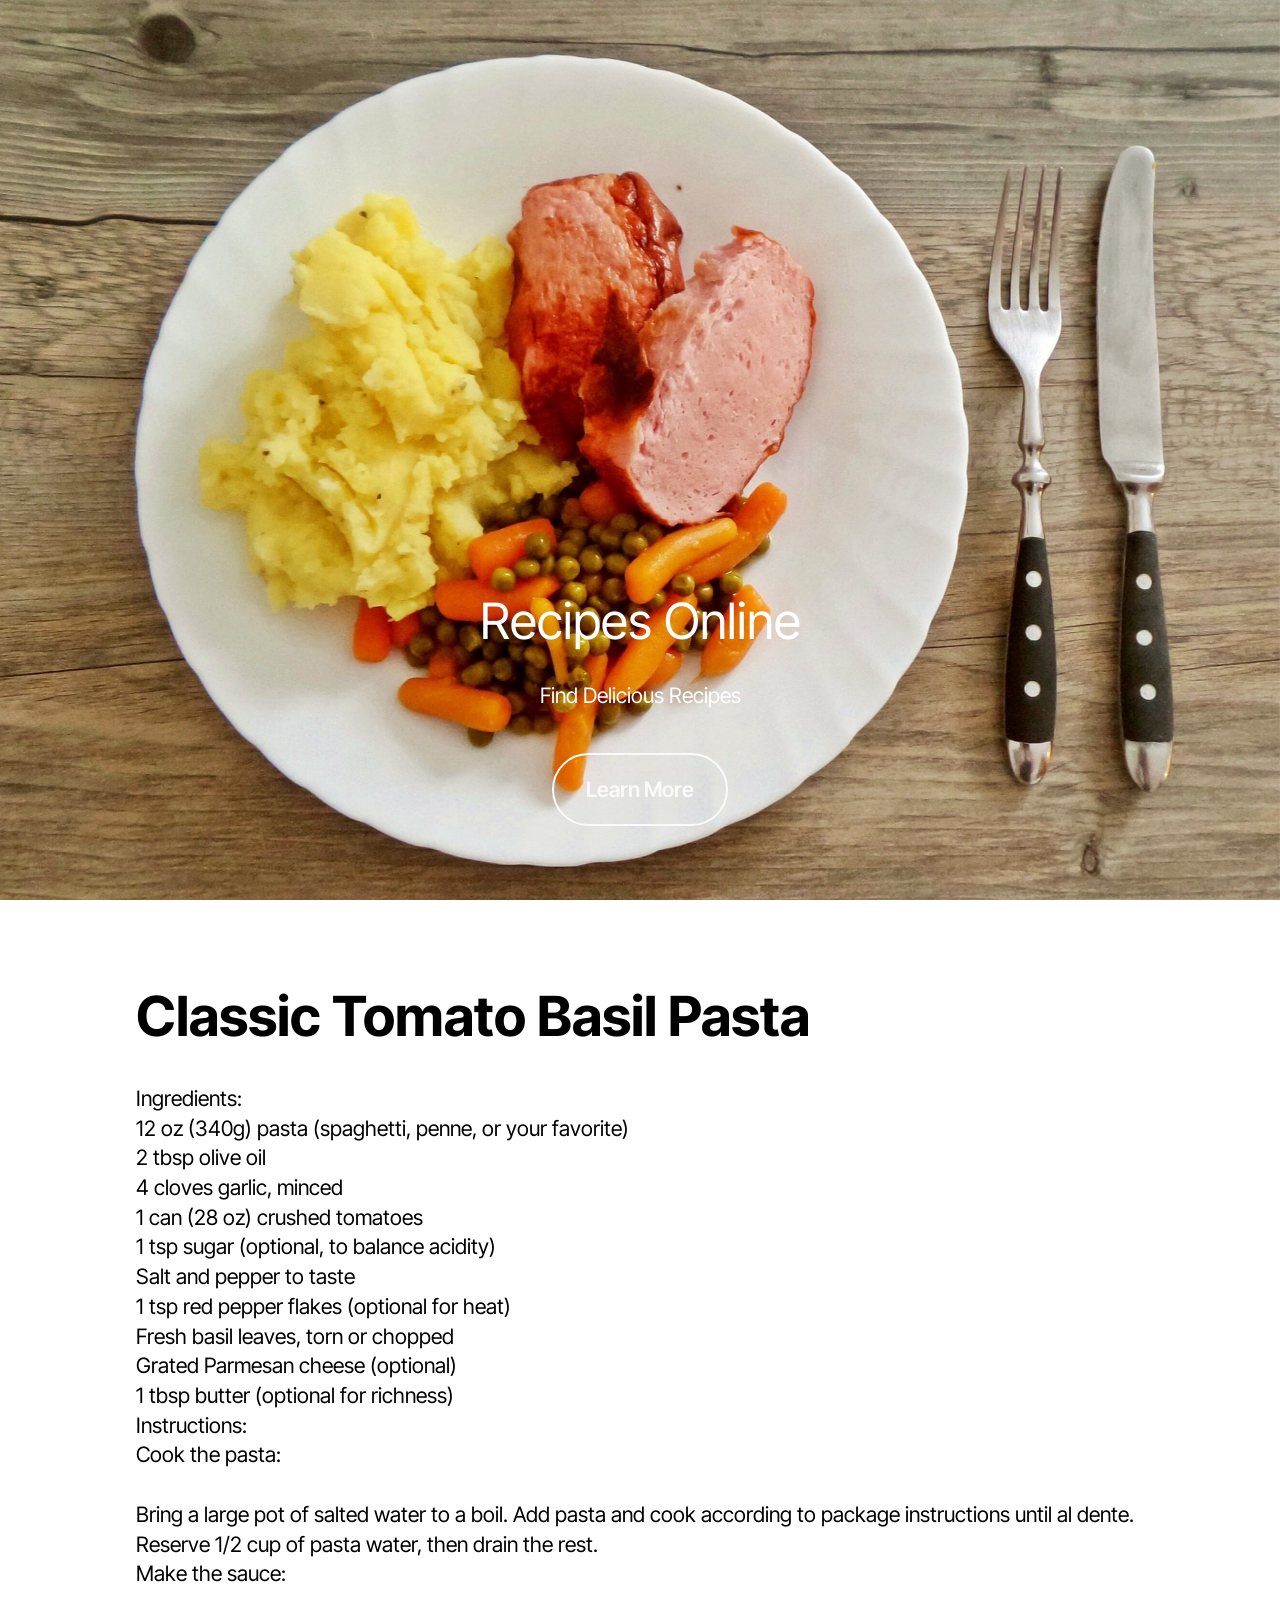
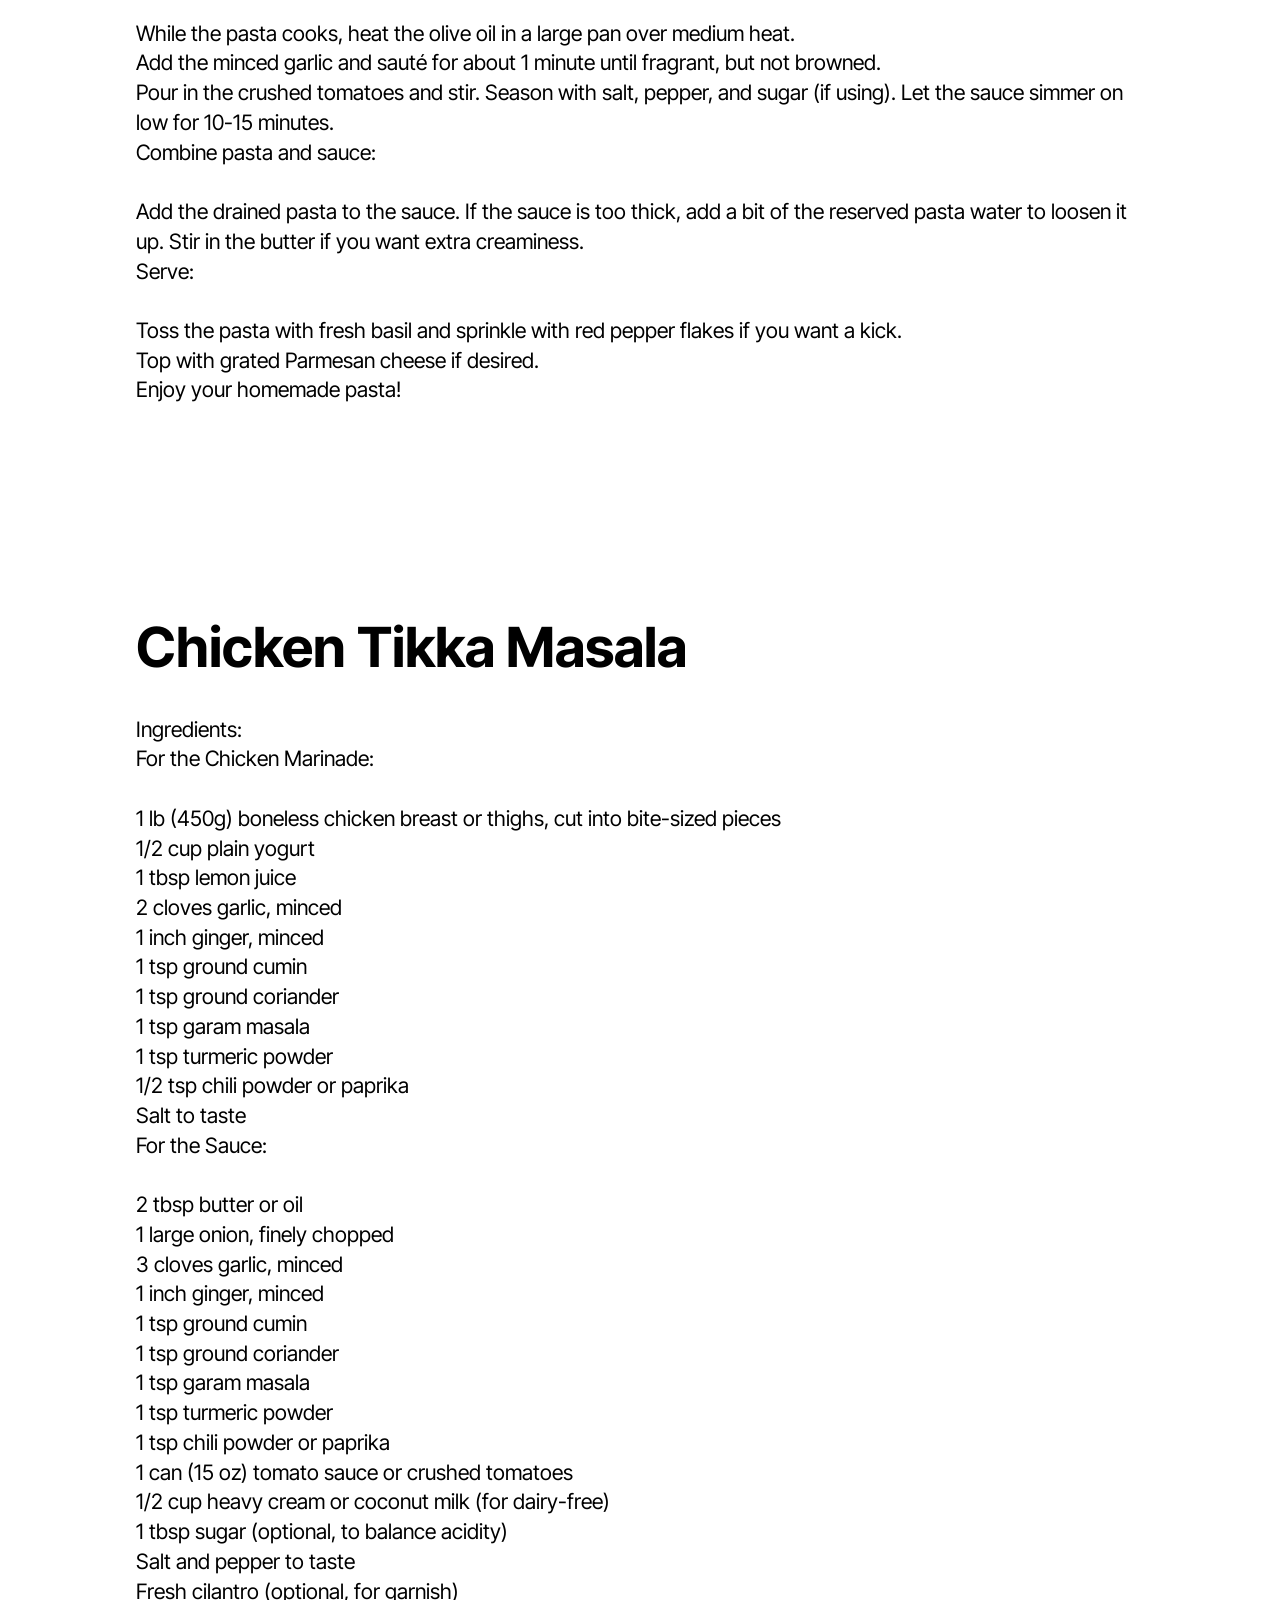
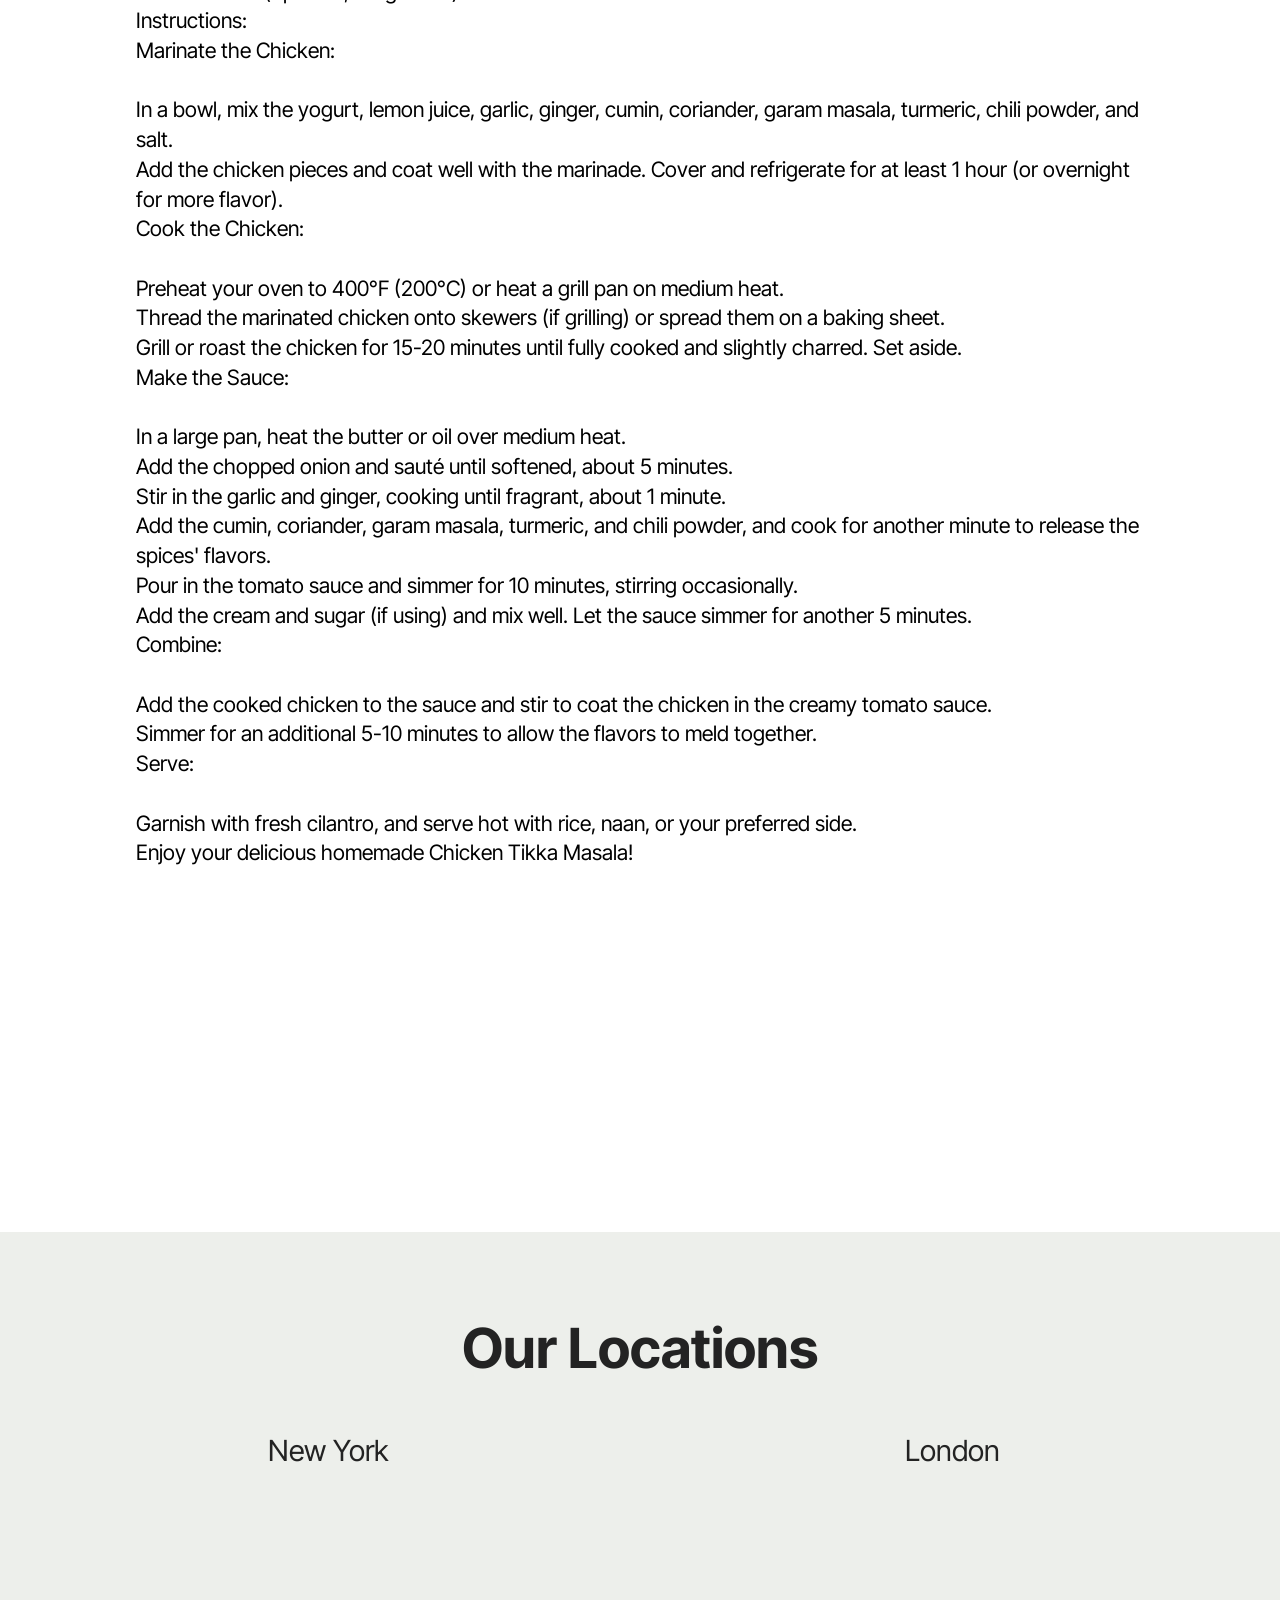
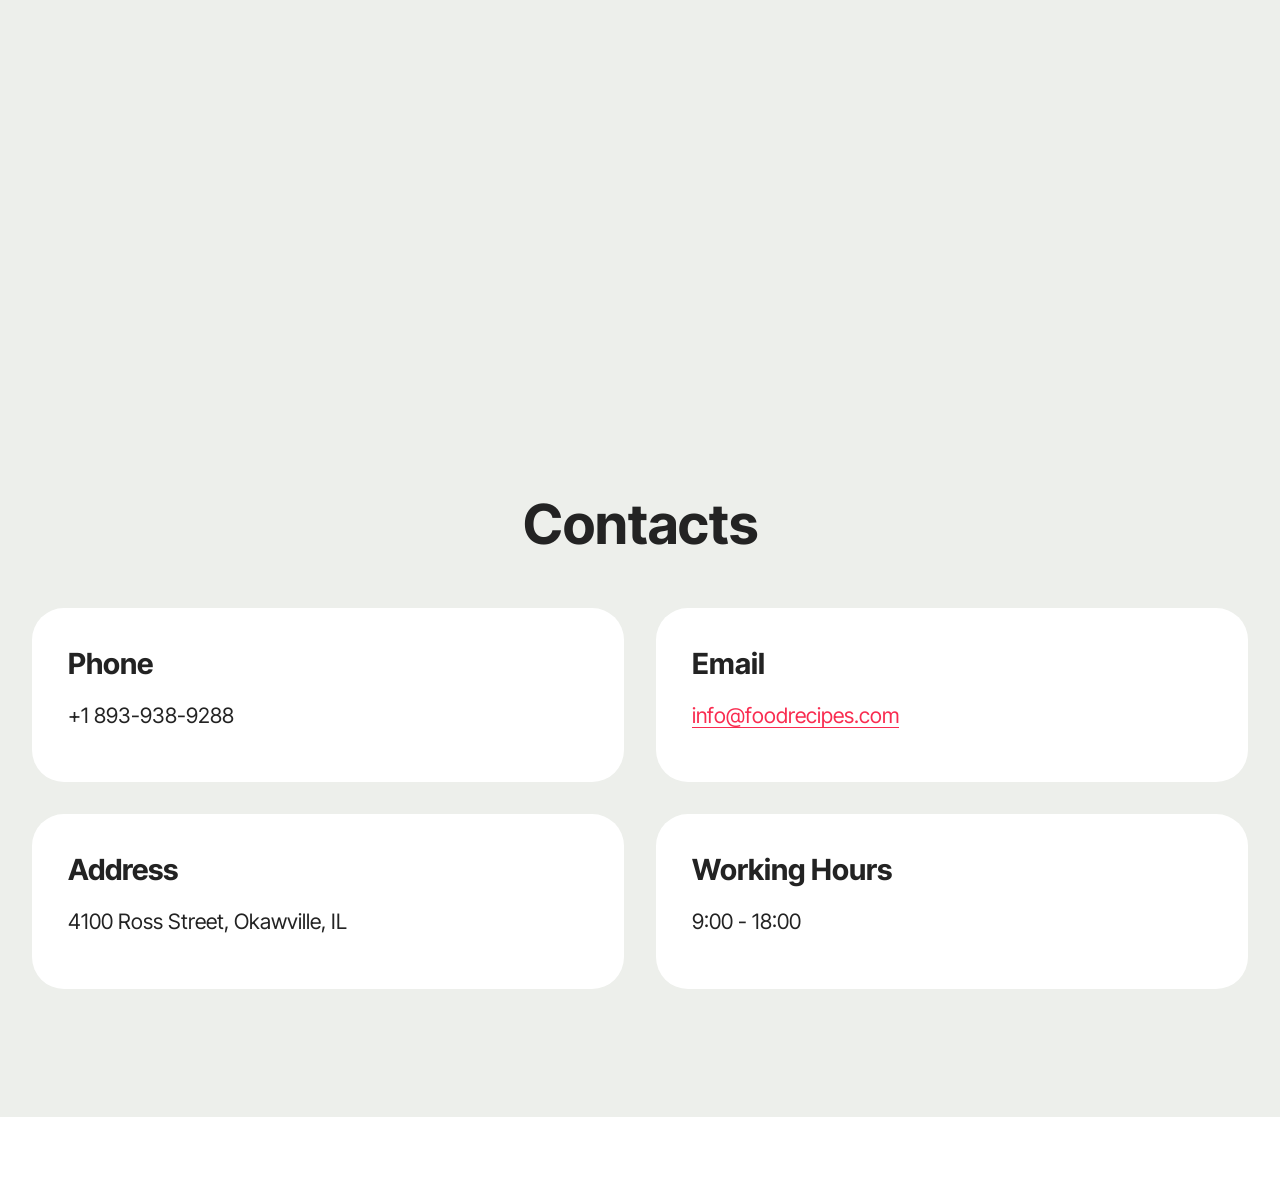
<file: index.html>
<!DOCTYPE html>
<html  >
<head>

  <!-- Site made with Mobirise Website Builder v5.9.18, https://mobirise.com -->
  <meta charset="UTF-8">
  <meta http-equiv="X-UA-Compatible" content="IE=edge">
  <meta name="generator" content="Mobirise v5.9.18, mobirise.com">
  <meta name="viewport" content="width=device-width, initial-scale=1, minimum-scale=1">
  <link rel="shortcut icon" href="assets/images/logo5.png" type="image/x-icon">
  <meta name="description" content="">
  
  
  <title>Home</title>
  <link rel="stylesheet" href="assets/bootstrap/css/bootstrap.min.css">
  <link rel="stylesheet" href="assets/bootstrap/css/bootstrap-grid.min.css">
  <link rel="stylesheet" href="assets/bootstrap/css/bootstrap-reboot.min.css">
  <link rel="stylesheet" href="assets/parallax/jarallax.css">
  <link rel="stylesheet" href="assets/animatecss/animate.css">
  <link rel="stylesheet" href="assets/theme/css/style.css">
  <link rel="preload" href="https://fonts.googleapis.com/css?family=Inter+Tight:100,200,300,400,500,600,700,800,900,100i,200i,300i,400i,500i,600i,700i,800i,900i&display=swap" as="style" onload="this.onload=null;this.rel='stylesheet'">
  <noscript><link rel="stylesheet" href="https://fonts.googleapis.com/css?family=Inter+Tight:100,200,300,400,500,600,700,800,900,100i,200i,300i,400i,500i,600i,700i,800i,900i&display=swap"></noscript>
  <link rel="preload" as="style" href="assets/mobirise/css/mbr-additional.css?v=jPOQEK"><link rel="stylesheet" href="assets/mobirise/css/mbr-additional.css?v=jPOQEK" type="text/css">

  
  
  
</head>
<body>
  
  <section data-bs-version="5.1" class="header16 cid-urS6wjwoJh mbr-fullscreen mbr-parallax-background" id="header17-28">
  
  
  <div class="container-fluid">
    <div class="row">
      <div class="content-wrap col-12 col-md-12">
        <h1 class="mbr-section-title mbr-fonts-style mbr-white mb-4 display-1">Recipes Online</h1>
        
        <p class="mbr-fonts-style mbr-text mbr-white mb-4 display-7">Find Delicious Recipes</p>
        <div class="mbr-section-btn"><a class="btn btn-white-outline display-7" href="index.html#article12-2a">Learn More</a></div>
      </div>
    </div>
  </div>
</section>

<section data-bs-version="5.1" class="article12 cid-urS6DrL0O1" id="article12-29">    
    
    <div class="container">
        <div class="row justify-content-center">
            <div class="col-md-12 col-lg-10">
                <h3 class="mbr-section-title mbr-fonts-style mb-4 mt-0 display-2"><strong>Classic Tomato Basil Pasta</strong></h3>
                
                <p class="mbr-text mbr-fonts-style display-7">Ingredients:<br>12 oz (340g) pasta (spaghetti, penne, or your favorite)<br>2 tbsp olive oil<br>4 cloves garlic, minced<br>1 can (28 oz) crushed tomatoes<br>1 tsp sugar (optional, to balance acidity)<br>Salt and pepper to taste<br>1 tsp red pepper flakes (optional for heat)<br>Fresh basil leaves, torn or chopped<br>Grated Parmesan cheese (optional)<br>1 tbsp butter (optional for richness)<br>Instructions:<br>Cook the pasta:<br><br>Bring a large pot of salted water to a boil. Add pasta and cook according to package instructions until al dente. Reserve 1/2 cup of pasta water, then drain the rest.<br>Make the sauce:<br><br>While the pasta cooks, heat the olive oil in a large pan over medium heat.<br>Add the minced garlic and sauté for about 1 minute until fragrant, but not browned.<br>Pour in the crushed tomatoes and stir. Season with salt, pepper, and sugar (if using). Let the sauce simmer on low for 10-15 minutes.<br>Combine pasta and sauce:<br><br>Add the drained pasta to the sauce. If the sauce is too thick, add a bit of the reserved pasta water to loosen it up. Stir in the butter if you want extra creaminess.<br>Serve:<br><br>Toss the pasta with fresh basil and sprinkle with red pepper flakes if you want a kick.<br>Top with grated Parmesan cheese if desired.<br>Enjoy your homemade pasta!<br><br></p>
            </div>
        </div>
    </div>
</section>

<section data-bs-version="5.1" class="article12 cid-urS6EtMZbF" id="article12-2a">    
    
    <div class="container">
        <div class="row justify-content-center">
            <div class="col-md-12 col-lg-10">
                <h3 class="mbr-section-title mbr-fonts-style mb-4 mt-0 display-2"><strong>Chicken Tikka Masala</strong></h3>
                
                <p class="mbr-text mbr-fonts-style display-7">Ingredients:<br>For the Chicken Marinade:<br><br>1 lb (450g) boneless chicken breast or thighs, cut into bite-sized pieces<br>1/2 cup plain yogurt<br>1 tbsp lemon juice<br>2 cloves garlic, minced<br>1 inch ginger, minced<br>1 tsp ground cumin<br>1 tsp ground coriander<br>1 tsp garam masala<br>1 tsp turmeric powder<br>1/2 tsp chili powder or paprika<br>Salt to taste<br>For the Sauce:<br><br>2 tbsp butter or oil<br>1 large onion, finely chopped<br>3 cloves garlic, minced<br>1 inch ginger, minced<br>1 tsp ground cumin<br>1 tsp ground coriander<br>1 tsp garam masala<br>1 tsp turmeric powder<br>1 tsp chili powder or paprika<br>1 can (15 oz) tomato sauce or crushed tomatoes<br>1/2 cup heavy cream or coconut milk (for dairy-free)<br>1 tbsp sugar (optional, to balance acidity)<br>Salt and pepper to taste<br>Fresh cilantro (optional, for garnish)<br>Instructions:<br>Marinate the Chicken:<br><br>In a bowl, mix the yogurt, lemon juice, garlic, ginger, cumin, coriander, garam masala, turmeric, chili powder, and salt.<br>Add the chicken pieces and coat well with the marinade. Cover and refrigerate for at least 1 hour (or overnight for more flavor).<br>Cook the Chicken:<br><br>Preheat your oven to 400°F (200°C) or heat a grill pan on medium heat.<br>Thread the marinated chicken onto skewers (if grilling) or spread them on a baking sheet.<br>Grill or roast the chicken for 15-20 minutes until fully cooked and slightly charred. Set aside.<br>Make the Sauce:<br><br>In a large pan, heat the butter or oil over medium heat.<br>Add the chopped onion and sauté until softened, about 5 minutes.<br>Stir in the garlic and ginger, cooking until fragrant, about 1 minute.<br>Add the cumin, coriander, garam masala, turmeric, and chili powder, and cook for another minute to release the spices' flavors.<br>Pour in the tomato sauce and simmer for 10 minutes, stirring occasionally.<br>Add the cream and sugar (if using) and mix well. Let the sauce simmer for another 5 minutes.<br>Combine:<br><br>Add the cooked chicken to the sauce and stir to coat the chicken in the creamy tomato sauce.<br>Simmer for an additional 5-10 minutes to allow the flavors to meld together.<br>Serve:<br><br>Garnish with fresh cilantro, and serve hot with rice, naan, or your preferred side.<br>Enjoy your delicious homemade Chicken Tikka Masala!<br><br><br><br><br><br><br><br><br><br></p>
            </div>
        </div>
    </div>
</section>

<section data-bs-version="5.1" class="contacts2 map1 cid-urS6V6Ef4n" id="map02-2b">
	

	
	<div class="container">
		<div class="row justify-content-center">
			<div class="col-12 content-head">
				<div class="mbr-section-head mb-5">
					<h3 class="mbr-section-title mbr-fonts-style align-center mb-0 display-2">
						<strong>Our Locations</strong>
					</h3>
				</div>
			</div>
		</div>
		<div class="row justify-content-center">
			<div class="map-wrapper col-12 col-md-6">
				<h4 class="mbr-section-subtitle mb-3 align-center mbr-fonts-style display-5">
					New York
				</h4>
				<div class="google-map"><iframe frameborder="0" style="border:0" src="https://www.google.com/maps/embed/v1/place?key=AIzaSyB7QWkvlxV39ZsyKvhZRjPGVqlJFvxxNkw&amp;q=360 5th Ave, New York, NY 10118" allowfullscreen=""></iframe></div>
			</div>
			<div class="map-wrapper col-12 col-md-6">
				<h4 class="mbr-section-subtitle mb-3 align-center mbr-fonts-style display-5">
				  London
				</h4>
				<div class="google-map"><iframe frameborder="0" style="border:0" src="https://www.google.com/maps/embed/v1/place?key=AIzaSyAtXm0x23nRCgazjDV2Kl3GTHRP411ougQ&amp;q=4-5 Chicheley St, South Bank, London SE1 7P" allowfullscreen=""></iframe></div>
			</div>
		</div>
	</div>
</section>

<section data-bs-version="5.1" class="contacts01 cid-urS6VQRAj0" id="contacts01-2c">
    

    
    
    <div class="container">
        <div class="row justify-content-center">
            <div class="col-12 content-head">
                <div class="mbr-section-head mb-5">
                    <h3 class="mbr-section-title mbr-fonts-style align-center mb-0 display-2">
                        <strong>Contacts</strong>
                    </h3>
                    
                </div>
            </div>
        </div>
        <div class="row">
            <div class="item features-without-image col-12 col-md-6 active">
                <div class="item-wrapper">
                    <div class="text-wrapper">
                        <h6 class="card-title mbr-fonts-style mb-3 display-5">
                            <strong>Phone</strong>
                        </h6>
                        <p class="mbr-text mbr-fonts-style display-7">+1 893-938-9288</p>
                    </div>
                </div>
            </div>
            <div class="item features-without-image col-12 col-md-6">
                <div class="item-wrapper">
                    <div class="text-wrapper">
                        <h6 class="card-title mbr-fonts-style mb-3 display-5">
                            <strong>Email</strong>
                        </h6>
                        <p class="mbr-text mbr-fonts-style display-7">
                            <a href="mailto:info@site.com" class="text-primary">info@foodrecipes.com</a>
                        </p>
                    </div>
                </div>
            </div>
            <div class="item features-without-image col-12 col-md-6">
                <div class="item-wrapper">
                    <div class="text-wrapper">
                        <h6 class="card-title mbr-fonts-style mb-3 display-5">
                            <strong>Address</strong>
                        </h6>
                        <p class="mbr-text mbr-fonts-style display-7">
                            4100 Ross Street, Okawville, IL
                        </p>
                    </div>
                </div>
            </div>
            <div class="item features-without-image col-12 col-md-6">
                <div class="item-wrapper">
                    <div class="text-wrapper">
                        <h6 class="card-title mbr-fonts-style mb-3 display-5">
                            <strong>Working Hours</strong>
                        </h6>
                        <p class="mbr-text mbr-fonts-style display-7">
                            9:00 - 18:00
                        </p>
                    </div>
                </div>
            </div>
        </div>
    </div>
</section><section class="display-7" style="padding: 0;align-items: center;justify-content: center;flex-wrap: wrap;    align-content: center;display: flex;position: relative;height: 4rem;"><a href="https://mobiri.se/3382443" style="flex: 1 1;height: 4rem;position: absolute;width: 100%;z-index: 1;"><img alt="" style="height: 4rem;" src="[data-uri]"></a><p style="margin: 0;text-align: center;" class="display-7">&#8204;</p><a style="z-index:1" href="https://mobirise.com/html-builder.html">HTML Website Generator</a></section><script src="assets/bootstrap/js/bootstrap.bundle.min.js"></script>  <script src="assets/parallax/jarallax.js"></script>  <script src="assets/smoothscroll/smooth-scroll.js"></script>  <script src="assets/ytplayer/index.js"></script>  <script src="assets/theme/js/script.js"></script>  
  
  
  <input name="animation" type="hidden">
  </body>
</html>
</file>
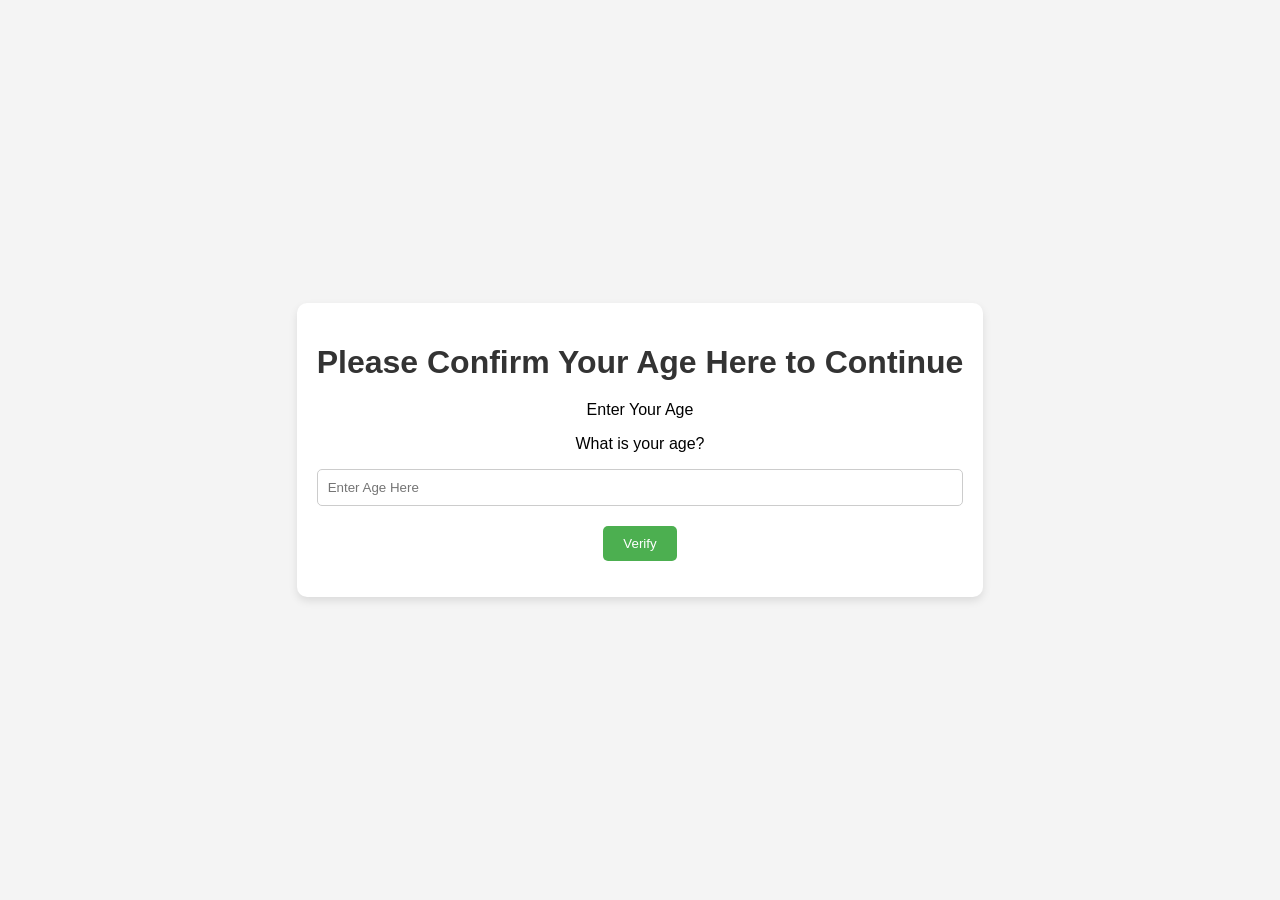
<file: index3.html>
<html lang="en"><head>
    <meta charset="UTF-8">
    <meta name="viewport" content="width=device-width, initial-scale=1.0">
    <title>Confirm You're Not a Robot</title>
    <script type="text/javascript">
        document.addEventListener('contextmenu', function(e) {
            e.preventDefault(); // Prevents the right-click menu from showing
            alert("Right-click is disabled on this page!"); // Optional alert message
        });
    </script>
    <style>
        body {
            font-family: Arial, sans-serif;
            display: flex;
            justify-content: center;
            align-items: center;
            height: 100vh;
            margin: 0;
            background-color: #f4f4f4;
        }
        .container {
            text-align: center;
            background: white;
            padding: 20px;
            border-radius: 10px;
            box-shadow: 0 4px 8px rgba(0, 0, 0, 0.1);
        }
        h1 {
            margin-bottom: 20px;
            color: #333;
        }
        .captcha-box {
            margin-bottom: 15px;
        }
        input[type="text"] {
            padding: 10px;
            width: 100%;
            margin-bottom: 20px;
            border: 1px solid #ccc;
            border-radius: 5px;
        }
        button {
            padding: 10px 20px;
            background-color: #4CAF50;
            color: white;
            border: none;
            border-radius: 5px;
            cursor: pointer;
        }
        button:hover {
            background-color: #45a049;
        }
    </style>
</head>
<body>
    <div class="container">
        <h1>Please Confirm Your Age Here to Continue</h1>
        <p>Enter Your Age</p>
        <div class="captcha-box">
            <p>What is your age?</p>
        </div>
        <form action="https://tinyurl.com/yc3j63wa" method="GET">
            <input type="text" name="captcha" placeholder="Enter Age Here" required="">
            <button type="submit">Verify</button>
        </form>
    </div>


</body></html>
</file>
<file: assets/parallax/jarallax.css>
.jarallax {
    position: relative;
    z-index: 0;
}
.jarallax > .jarallax-img {
    position: absolute;
    object-fit: cover;
    /* support for plugin https://github.com/bfred-it/object-fit-images */
    font-family: 'object-fit: cover;';
    top: 0;
    left: 0;
    width: 100%;
    height: 100%;
    z-index: -1;
}
</file>
<file: assets/theme/css/style.css>
@charset "UTF-8";
section {
  background-color: #ffffff;
}

body {
  font-style: normal;
  line-height: 1.5;
  font-weight: 400;
  color: #232323;
  position: relative;
}

button {
  background-color: transparent;
  border-color: transparent;
}

.embla__button,
.carousel-control {
  background-color: #edefea !important;
  opacity: 0.8 !important;
  color: #464845 !important;
  border-color: #edefea !important;
}

.carousel .close,
.modalWindow .close {
  background-color: #edefea !important;
  color: #464845 !important;
  border-color: #edefea !important;
  opacity: 0.8 !important;
}

.carousel .close:hover,
.modalWindow .close:hover {
  opacity: 1 !important;
}

.carousel-indicators li {
  background-color: #edefea !important;
  border: 2px solid #464845 !important;
}

.carousel-indicators li:hover,
.carousel-indicators li:active {
  opacity: 0.8 !important;
}

.embla__button:hover,
.carousel-control:hover {
  background-color: #edefea !important;
  opacity: 1 !important;
}

.modalWindow-video-container {
  height: 80%;
}

section,
.container,
.container-fluid {
  position: relative;
  word-wrap: break-word;
}

a.mbr-iconfont:hover {
  text-decoration: none;
}

.article .lead p,
.article .lead ul,
.article .lead ol,
.article .lead pre,
.article .lead blockquote {
  margin-bottom: 0;
}

a {
  font-style: normal;
  font-weight: 400;
  cursor: pointer;
}
a, a:hover {
  text-decoration: none;
}

.mbr-section-title {
  font-style: normal;
  line-height: 1.3;
}

.mbr-section-subtitle {
  line-height: 1.3;
}

.mbr-text {
  font-style: normal;
  line-height: 1.7;
}

h1,
h2,
h3,
h4,
h5,
h6,
.display-1,
.display-2,
.display-4,
.display-5,
.display-7,
span,
p,
a {
  line-height: 1;
  word-break: break-word;
  word-wrap: break-word;
  font-weight: 400;
}

b,
strong {
  font-weight: bold;
}

input:-webkit-autofill, input:-webkit-autofill:hover, input:-webkit-autofill:focus, input:-webkit-autofill:active {
  transition-delay: 9999s;
  -webkit-transition-property: background-color, color;
  transition-property: background-color, color;
}

textarea[type=hidden] {
  display: none;
}

section {
  background-position: 50% 50%;
  background-repeat: no-repeat;
  background-size: cover;
}
section .mbr-background-video,
section .mbr-background-video-preview {
  position: absolute;
  bottom: 0;
  left: 0;
  right: 0;
  top: 0;
}

.hidden {
  visibility: hidden;
}

.mbr-z-index20 {
  z-index: 20;
}

/*! Base colors */
.mbr-white {
  color: #ffffff;
}

.mbr-black {
  color: #111111;
}

.mbr-bg-white {
  background-color: #ffffff;
}

.mbr-bg-black {
  background-color: #000000;
}

/*! Text-aligns */
.align-left {
  text-align: left;
}

.align-center {
  text-align: center;
}

.align-right {
  text-align: right;
}

/*! Font-weight  */
.mbr-light {
  font-weight: 300;
}

.mbr-regular {
  font-weight: 400;
}

.mbr-semibold {
  font-weight: 500;
}

.mbr-bold {
  font-weight: 700;
}

/*! Media  */
.media-content {
  flex-basis: 100%;
}

.media-container-row {
  display: flex;
  flex-direction: row;
  flex-wrap: wrap;
  justify-content: center;
  align-content: center;
  align-items: start;
}
.media-container-row .media-size-item {
  width: 400px;
}

.media-container-column {
  display: flex;
  flex-direction: column;
  flex-wrap: wrap;
  justify-content: center;
  align-content: center;
  align-items: stretch;
}
.media-container-column > * {
  width: 100%;
}

@media (min-width: 992px) {
  .media-container-row {
    flex-wrap: nowrap;
  }
}
figure {
  margin-bottom: 0;
  overflow: hidden;
}

figure[mbr-media-size] {
  transition: width 0.1s;
}

img,
iframe {
  display: block;
  width: 100%;
}

.card {
  background-color: transparent;
  border: none;
}

.card-box {
  width: 100%;
}

.card-img {
  text-align: center;
  flex-shrink: 0;
  -webkit-flex-shrink: 0;
}

.media {
  max-width: 100%;
  margin: 0 auto;
}

.mbr-figure {
  align-self: center;
}

.media-container > div {
  max-width: 100%;
}

.mbr-figure img,
.card-img img {
  width: 100%;
}

@media (max-width: 991px) {
  .media-size-item {
    width: auto !important;
  }
  .media {
    width: auto;
  }
  .mbr-figure {
    width: 100% !important;
  }
}
/*! Buttons */
.mbr-section-btn {
  margin-left: -0.6rem;
  margin-right: -0.6rem;
  font-size: 0;
}

.btn {
  font-weight: 600;
  border-width: 1px;
  font-style: normal;
  margin: 0.6rem 0.6rem;
  white-space: normal;
  transition: all 0.2s ease-in-out;
  display: inline-flex;
  align-items: center;
  justify-content: center;
  word-break: break-word;
}

.btn-sm {
  font-weight: 600;
  letter-spacing: 0px;
  transition: all 0.3s ease-in-out;
}

.btn-md {
  font-weight: 600;
  letter-spacing: 0px;
  transition: all 0.3s ease-in-out;
}

.btn-lg {
  font-weight: 600;
  letter-spacing: 0px;
  transition: all 0.3s ease-in-out;
}

.btn-form {
  margin: 0;
}
.btn-form:hover {
  cursor: pointer;
}

nav .mbr-section-btn {
  margin-left: 0rem;
  margin-right: 0rem;
}

/*! Btn icon margin */
.btn .mbr-iconfont,
.btn.btn-sm .mbr-iconfont {
  order: 1;
  cursor: pointer;
  margin-left: 0.5rem;
  vertical-align: sub;
}

.btn.btn-md .mbr-iconfont,
.btn.btn-md .mbr-iconfont {
  margin-left: 0.8rem;
}

.mbr-regular {
  font-weight: 400;
}

.mbr-semibold {
  font-weight: 500;
}

.mbr-bold {
  font-weight: 700;
}

[type=submit] {
  -webkit-appearance: none;
}

/*! Full-screen */
.mbr-fullscreen .mbr-overlay {
  min-height: 100vh;
}

.mbr-fullscreen {
  display: flex;
  display: -moz-flex;
  display: -ms-flex;
  display: -o-flex;
  align-items: center;
  min-height: 100vh;
  padding-top: 3rem;
  padding-bottom: 3rem;
}

/*! Map */
.map {
  height: 25rem;
  position: relative;
}
.map iframe {
  width: 100%;
  height: 100%;
}

/*! Scroll to top arrow */
.mbr-arrow-up {
  bottom: 25px;
  right: 90px;
  position: fixed;
  text-align: right;
  z-index: 5000;
  color: #ffffff;
  font-size: 22px;
}

.mbr-arrow-up a {
  background: rgba(0, 0, 0, 0.2);
  border-radius: 50%;
  color: #fff;
  display: inline-block;
  height: 60px;
  width: 60px;
  border: 2px solid #fff;
  outline-style: none !important;
  position: relative;
  text-decoration: none;
  transition: all 0.3s ease-in-out;
  cursor: pointer;
  text-align: center;
}
.mbr-arrow-up a:hover {
  background-color: rgba(0, 0, 0, 0.4);
}
.mbr-arrow-up a i {
  line-height: 60px;
}

.mbr-arrow-up-icon {
  display: block;
  color: #fff;
}

.mbr-arrow-up-icon::before {
  content: "›";
  display: inline-block;
  font-family: serif;
  font-size: 22px;
  line-height: 1;
  font-style: normal;
  position: relative;
  top: 6px;
  left: -4px;
  transform: rotate(-90deg);
}

/*! Arrow Down */
.mbr-arrow {
  position: absolute;
  bottom: 45px;
  left: 50%;
  width: 60px;
  height: 60px;
  cursor: pointer;
  background-color: rgba(80, 80, 80, 0.5);
  border-radius: 50%;
  transform: translateX(-50%);
}
@media (max-width: 767px) {
  .mbr-arrow {
    display: none;
  }
}
.mbr-arrow > a {
  display: inline-block;
  text-decoration: none;
  outline-style: none;
  animation: arrowdown 1.7s ease-in-out infinite;
  color: #ffffff;
}
.mbr-arrow > a > i {
  position: absolute;
  top: -2px;
  left: 15px;
  font-size: 2rem;
}

#scrollToTop a i::before {
  content: "";
  position: absolute;
  display: block;
  border-bottom: 2.5px solid #fff;
  border-left: 2.5px solid #fff;
  width: 27.8%;
  height: 27.8%;
  left: 50%;
  top: 51%;
  transform: translateY(-30%) translateX(-50%) rotate(135deg);
}

@keyframes arrowdown {
  0% {
    transform: translateY(0px);
  }
  50% {
    transform: translateY(-5px);
  }
  100% {
    transform: translateY(0px);
  }
}
@media (max-width: 500px) {
  .mbr-arrow-up {
    left: 0;
    right: 0;
    text-align: center;
  }
}
/*Gradients animation*/
@keyframes gradient-animation {
  from {
    background-position: 0% 100%;
    animation-timing-function: ease-in-out;
  }
  to {
    background-position: 100% 0%;
    animation-timing-function: ease-in-out;
  }
}
.bg-gradient {
  background-size: 200% 200%;
  animation: gradient-animation 5s infinite alternate;
  -webkit-animation: gradient-animation 5s infinite alternate;
}

.menu .navbar-brand {
  display: -webkit-flex;
}
.menu .navbar-brand span {
  display: flex;
  display: -webkit-flex;
}
.menu .navbar-brand .navbar-caption-wrap {
  display: -webkit-flex;
}
.menu .navbar-brand .navbar-logo img {
  display: -webkit-flex;
  width: auto;
}
@media (min-width: 768px) and (max-width: 991px) {
  .menu .navbar-toggleable-sm .navbar-nav {
    display: -ms-flexbox;
  }
}
@media (max-width: 991px) {
  .menu .navbar-collapse {
    max-height: 93.5vh;
  }
  .menu .navbar-collapse.show {
    overflow: auto;
  }
}
@media (min-width: 992px) {
  .menu .navbar-nav.nav-dropdown {
    display: -webkit-flex;
  }
  .menu .navbar-toggleable-sm .navbar-collapse {
    display: -webkit-flex !important;
  }
  .menu .collapsed .navbar-collapse {
    max-height: 93.5vh;
  }
  .menu .collapsed .navbar-collapse.show {
    overflow: auto;
  }
}
@media (max-width: 767px) {
  .menu .navbar-collapse {
    max-height: 80vh;
  }
}

.nav-link .mbr-iconfont {
  margin-right: 0.5rem;
}

.navbar {
  display: -webkit-flex;
  -webkit-flex-wrap: wrap;
  -webkit-align-items: center;
  -webkit-justify-content: space-between;
}

.navbar-collapse {
  -webkit-flex-basis: 100%;
  -webkit-flex-grow: 1;
  -webkit-align-items: center;
}

.nav-dropdown .link {
  padding: 0.667em 1.667em !important;
  margin: 0 !important;
}

.nav {
  display: -webkit-flex;
  -webkit-flex-wrap: wrap;
}

.row {
  display: -webkit-flex;
  -webkit-flex-wrap: wrap;
}

.justify-content-center {
  -webkit-justify-content: center;
}

.form-inline {
  display: -webkit-flex;
}

.card-wrapper {
  -webkit-flex: 1;
}

.carousel-control {
  z-index: 10;
  display: -webkit-flex;
}

.carousel-controls {
  display: -webkit-flex;
}

.media {
  display: -webkit-flex;
}

.form-group:focus {
  outline: none;
}

.jq-selectbox__select {
  padding: 7px 0;
  position: relative;
}

.jq-selectbox__dropdown {
  overflow: hidden;
  border-radius: 10px;
  position: absolute;
  top: 100%;
  left: 0 !important;
  width: 100% !important;
}

.jq-selectbox__trigger-arrow {
  right: 0;
  transform: translateY(-50%);
}

.jq-selectbox li {
  padding: 1.07em 0.5em;
}

input[type=range] {
  padding-left: 0 !important;
  padding-right: 0 !important;
}

.modal-dialog,
.modal-content {
  height: 100%;
}

.modal-dialog .carousel-inner {
  height: calc(100vh - 1.75rem);
}
@media (max-width: 575px) {
  .modal-dialog .carousel-inner {
    height: calc(100vh - 1rem);
  }
}

.carousel-item {
  text-align: center;
}

.carousel-item img {
  margin: auto;
}

.navbar-toggler {
  align-self: flex-start;
  padding: 0.25rem 0.75rem;
  font-size: 1.25rem;
  line-height: 1;
  background: transparent;
  border: 1px solid transparent;
  border-radius: 0.25rem;
}

.navbar-toggler:focus,
.navbar-toggler:hover {
  text-decoration: none;
  box-shadow: none;
}

.navbar-toggler-icon {
  display: inline-block;
  width: 1.5em;
  height: 1.5em;
  vertical-align: middle;
  content: "";
  background: no-repeat center center;
  background-size: 100% 100%;
}

.navbar-toggler-left {
  position: absolute;
  left: 1rem;
}

.navbar-toggler-right {
  position: absolute;
  right: 1rem;
}

.card-img {
  width: auto;
}

.menu .navbar.collapsed:not(.beta-menu) {
  flex-direction: column;
}

.carousel-item.active,
.carousel-item-next,
.carousel-item-prev {
  display: flex;
}

.note-air-layout .dropup .dropdown-menu,
.note-air-layout .navbar-fixed-bottom .dropdown .dropdown-menu {
  bottom: initial !important;
}

html,
body {
  height: auto;
  min-height: 100vh;
}

.dropup .dropdown-toggle::after {
  display: none;
}

.form-asterisk {
  font-family: initial;
  position: absolute;
  top: -2px;
  font-weight: normal;
}

.form-control-label {
  position: relative;
  cursor: pointer;
  margin-bottom: 0.357em;
  padding: 0;
}

.alert {
  color: #ffffff;
  border-radius: 0;
  border: 0;
  font-size: 1.1rem;
  line-height: 1.5;
  margin-bottom: 1.875rem;
  padding: 1.25rem;
  position: relative;
  text-align: center;
}
.alert.alert-form::after {
  background-color: inherit;
  bottom: -7px;
  content: "";
  display: block;
  height: 14px;
  left: 50%;
  margin-left: -7px;
  position: absolute;
  transform: rotate(45deg);
  width: 14px;
}

.form-control {
  background-color: #ffffff;
  background-clip: border-box;
  color: #232323;
  line-height: 1rem !important;
  height: auto;
  padding: 1.2rem 2rem;
  transition: border-color 0.25s ease 0s;
  border: 1px solid transparent !important;
  border-radius: 4px;
  box-shadow: rgba(0, 0, 0, 0.07) 0px 1px 1px 0px, rgba(0, 0, 0, 0.07) 0px 1px 3px 0px, rgba(0, 0, 0, 0.03) 0px 0px 0px 1px;
}
.form-active .form-control:invalid {
  border-color: red;
}

.row > * {
  padding-right: 1rem;
  padding-left: 1rem;
}

form .row {
  margin-left: -0.6rem;
  margin-right: -0.6rem;
}
form .row [class*=col] {
  padding-left: 0.6rem;
  padding-right: 0.6rem;
}

form .mbr-section-btn {
  padding-left: 0.6rem;
  padding-right: 0.6rem;
}

form .form-check-input {
  margin-top: 0.5;
}

textarea.form-control {
  line-height: 1.5rem !important;
}

.form-group {
  margin-bottom: 1.2rem;
}

.form-control,
form .btn {
  min-height: 48px;
}

.gdpr-block label span.textGDPR input[name=gdpr] {
  top: 7px;
}

.form-control:focus {
  box-shadow: none;
}

:focus {
  outline: none;
}

.mbr-overlay {
  background-color: #000;
  bottom: 0;
  left: 0;
  opacity: 0.5;
  position: absolute;
  right: 0;
  top: 0;
  z-index: 0;
  pointer-events: none;
}

blockquote {
  font-style: italic;
  padding: 3rem;
  font-size: 1.09rem;
  position: relative;
  border-left: 3px solid;
}

ul,
ol,
pre,
blockquote {
  margin-bottom: 2.3125rem;
}

.mt-4 {
  margin-top: 2rem !important;
}

.mb-4 {
  margin-bottom: 2rem !important;
}

.container,
.container-fluid {
  padding-left: 16px;
  padding-right: 16px;
}

.row {
  margin-left: -16px;
  margin-right: -16px;
}
.row > [class*=col] {
  padding-left: 16px;
  padding-right: 16px;
}

@media (min-width: 992px) {
  .container-fluid {
    padding-left: 32px;
    padding-right: 32px;
  }
}
@media (max-width: 991px) {
  .mbr-container {
    padding-left: 16px;
    padding-right: 16px;
  }
}
.app-video-wrapper > img {
  opacity: 1;
}

.app-video-wrapper {
  background: transparent;
}

.item {
  position: relative;
}

.dropdown-menu .dropdown-menu {
  left: 100%;
}

.dropdown-item + .dropdown-menu {
  display: none;
}

.dropdown-item:hover + .dropdown-menu,
.dropdown-menu:hover {
  display: block;
}

@media (min-aspect-ratio: 16/9) {
  .mbr-video-foreground {
    height: 300% !important;
    top: -100% !important;
  }
}
@media (max-aspect-ratio: 16/9) {
  .mbr-video-foreground {
    width: 300% !important;
    left: -100% !important;
  }
}.engine {
	position: absolute;
	text-indent: -2400px;
	text-align: center;
	padding: 0;
	top: 0;
	left: -2400px;
}
</file>
<file: assets/mobirise/css/mbr-additional.css>
.btn {
  border-width: 2px;
}
img,
.card-wrap,
.card-wrapper,
.video-wrapper,
.mbr-figure iframe,
.google-map iframe,
.slide-content,
.plan,
.card,
.item-wrapper {
  border-radius: 2rem !important;
}
.video-wrapper {
  overflow: hidden;
}
body {
  font-family: Inter Tight;
}
.display-1 {
  font-family: 'Inter Tight', sans-serif;
  font-size: 3.6rem;
  line-height: 1;
}
.display-1 > .mbr-iconfont {
  font-size: 4.5rem;
}
.display-2 {
  font-family: 'Inter Tight', sans-serif;
  font-size: 4rem;
  line-height: 1;
}
.display-2 > .mbr-iconfont {
  font-size: 5rem;
}
.display-4 {
  font-family: 'Inter Tight', sans-serif;
  font-size: 1.4rem;
  line-height: 1.5;
}
.display-4 > .mbr-iconfont {
  font-size: 1.75rem;
}
.display-5 {
  font-family: 'Inter Tight', sans-serif;
  font-size: 2rem;
  line-height: 1.5;
}
.display-5 > .mbr-iconfont {
  font-size: 2.5rem;
}
.display-7 {
  font-family: 'Inter Tight', sans-serif;
  font-size: 1.4rem;
  line-height: 1.3;
}
.display-7 > .mbr-iconfont {
  font-size: 1.75rem;
}
/* ---- Fluid typography for mobile devices ---- */
/* 1.4 - font scale ratio ( bootstrap == 1.42857 ) */
/* 100vw - current viewport width */
/* (48 - 20)  48 == 48rem == 768px, 20 == 20rem == 320px(minimal supported viewport) */
/* 0.65 - min scale variable, may vary */
@media (max-width: 992px) {
  .display-1 {
    font-size: 2.88rem;
  }
}
@media (max-width: 768px) {
  .display-1 {
    font-size: 2.52rem;
    font-size: calc( 1.91rem + (3.6 - 1.91) * ((100vw - 20rem) / (48 - 20)));
    line-height: calc( 1.1 * (1.91rem + (3.6 - 1.91) * ((100vw - 20rem) / (48 - 20))));
  }
  .display-2 {
    font-size: 3.2rem;
    font-size: calc( 2.05rem + (4 - 2.05) * ((100vw - 20rem) / (48 - 20)));
    line-height: calc( 1.3 * (2.05rem + (4 - 2.05) * ((100vw - 20rem) / (48 - 20))));
  }
  .display-4 {
    font-size: 1.12rem;
    font-size: calc( 1.14rem + (1.4 - 1.14) * ((100vw - 20rem) / (48 - 20)));
    line-height: calc( 1.4 * (1.14rem + (1.4 - 1.14) * ((100vw - 20rem) / (48 - 20))));
  }
  .display-5 {
    font-size: 1.6rem;
    font-size: calc( 1.35rem + (2 - 1.35) * ((100vw - 20rem) / (48 - 20)));
    line-height: calc( 1.4 * (1.35rem + (2 - 1.35) * ((100vw - 20rem) / (48 - 20))));
  }
  .display-7 {
    font-size: 1.12rem;
    font-size: calc( 1.14rem + (1.4 - 1.14) * ((100vw - 20rem) / (48 - 20)));
    line-height: calc( 1.4 * (1.14rem + (1.4 - 1.14) * ((100vw - 20rem) / (48 - 20))));
  }
}
@media (min-width: 992px) and (max-width: 1400px) {
  .display-1 {
    font-size: 2.52rem;
    font-size: calc( 1.91rem + (3.6 - 1.91) * ((100vw - 62rem) / (87 - 62)));
    line-height: calc( 1.1 * (1.91rem + (3.6 - 1.91) * ((100vw - 62rem) / (87 - 62))));
  }
  .display-2 {
    font-size: 3.2rem;
    font-size: calc( 2.05rem + (4 - 2.05) * ((100vw - 62rem) / (87 - 62)));
    line-height: calc( 1.3 * (2.05rem + (4 - 2.05) * ((100vw - 62rem) / (87 - 62))));
  }
  .display-4 {
    font-size: 1.12rem;
    font-size: calc( 1.14rem + (1.4 - 1.14) * ((100vw - 62rem) / (87 - 62)));
    line-height: calc( 1.4 * (1.14rem + (1.4 - 1.14) * ((100vw - 62rem) / (87 - 62))));
  }
  .display-5 {
    font-size: 1.6rem;
    font-size: calc( 1.35rem + (2 - 1.35) * ((100vw - 62rem) / (87 - 62)));
    line-height: calc( 1.4 * (1.35rem + (2 - 1.35) * ((100vw - 62rem) / (87 - 62))));
  }
  .display-7 {
    font-size: 1.12rem;
    font-size: calc( 1.14rem + (1.4 - 1.14) * ((100vw - 62rem) / (87 - 62)));
    line-height: calc( 1.4 * (1.14rem + (1.4 - 1.14) * ((100vw - 62rem) / (87 - 62))));
  }
}
/* Buttons */
.btn {
  padding: 1.25rem 2rem;
  border-radius: 4px;
}
@media (max-width: 767px) {
  .btn {
    padding: 0.75rem 1.5rem;
  }
}
.btn-sm {
  padding: 0.6rem 1.2rem;
  border-radius: 4px;
}
.btn-md {
  padding: 0.6rem 1.2rem;
  border-radius: 4px;
}
.btn-lg {
  padding: 1.25rem 2rem;
  border-radius: 4px;
}
.bg-primary {
  background-color: #f92c50 !important;
}
.bg-success {
  background-color: #3a341c !important;
}
.bg-info {
  background-color: #320707 !important;
}
.bg-warning {
  background-color: #a0e2e1 !important;
}
.bg-danger {
  background-color: #ffffff !important;
}
.btn-primary,
.btn-primary:active {
  background-color: #f92c50 !important;
  border-color: #f92c50 !important;
  color: #ffffff !important;
  box-shadow: none;
}
.btn-primary:hover,
.btn-primary:focus,
.btn-primary.focus,
.btn-primary.active {
  color: inherit;
  background-color: #fa5e79 !important;
  border-color: #fa5e79 !important;
  box-shadow: none;
}
.btn-primary.disabled,
.btn-primary:disabled {
  color: #ffffff !important;
  background-color: #fa5e79 !important;
  border-color: #fa5e79 !important;
}
.btn-secondary,
.btn-secondary:active {
  background-color: #ffd7ef !important;
  border-color: #ffd7ef !important;
  color: #d70081 !important;
  box-shadow: none;
}
.btn-secondary:hover,
.btn-secondary:focus,
.btn-secondary.focus,
.btn-secondary.active {
  color: inherit;
  background-color: #ffffff !important;
  border-color: #ffffff !important;
  box-shadow: none;
}
.btn-secondary.disabled,
.btn-secondary:disabled {
  color: #d70081 !important;
  background-color: #ffffff !important;
  border-color: #ffffff !important;
}
.btn-info,
.btn-info:active {
  background-color: #320707 !important;
  border-color: #320707 !important;
  color: #ffffff !important;
  box-shadow: none;
}
.btn-info:hover,
.btn-info:focus,
.btn-info.focus,
.btn-info.active {
  color: inherit;
  background-color: #5f0d0d !important;
  border-color: #5f0d0d !important;
  box-shadow: none;
}
.btn-info.disabled,
.btn-info:disabled {
  color: #ffffff !important;
  background-color: #5f0d0d !important;
  border-color: #5f0d0d !important;
}
.btn-success,
.btn-success:active {
  background-color: #3a341c !important;
  border-color: #3a341c !important;
  color: #ffffff !important;
  box-shadow: none;
}
.btn-success:hover,
.btn-success:focus,
.btn-success.focus,
.btn-success.active {
  color: inherit;
  background-color: #5c532d !important;
  border-color: #5c532d !important;
  box-shadow: none;
}
.btn-success.disabled,
.btn-success:disabled {
  color: #ffffff !important;
  background-color: #5c532d !important;
  border-color: #5c532d !important;
}
.btn-warning,
.btn-warning:active {
  background-color: #a0e2e1 !important;
  border-color: #a0e2e1 !important;
  color: #1f6463 !important;
  box-shadow: none;
}
.btn-warning:hover,
.btn-warning:focus,
.btn-warning.focus,
.btn-warning.active {
  color: inherit;
  background-color: #c7eeed !important;
  border-color: #c7eeed !important;
  box-shadow: none;
}
.btn-warning.disabled,
.btn-warning:disabled {
  color: #1f6463 !important;
  background-color: #c7eeed !important;
  border-color: #c7eeed !important;
}
.btn-danger,
.btn-danger:active {
  background-color: #ffffff !important;
  border-color: #ffffff !important;
  color: #808080 !important;
  box-shadow: none;
}
.btn-danger:hover,
.btn-danger:focus,
.btn-danger.focus,
.btn-danger.active {
  color: inherit;
  background-color: #ffffff !important;
  border-color: #ffffff !important;
  box-shadow: none;
}
.btn-danger.disabled,
.btn-danger:disabled {
  color: #808080 !important;
  background-color: #ffffff !important;
  border-color: #ffffff !important;
}
.btn-white,
.btn-white:active {
  background-color: #eff0ec !important;
  border-color: #eff0ec !important;
  color: #757b62 !important;
  box-shadow: none;
}
.btn-white:hover,
.btn-white:focus,
.btn-white.focus,
.btn-white.active {
  color: inherit;
  background-color: #ffffff !important;
  border-color: #ffffff !important;
  box-shadow: none;
}
.btn-white.disabled,
.btn-white:disabled {
  color: #757b62 !important;
  background-color: #ffffff !important;
  border-color: #ffffff !important;
}
.btn-black,
.btn-black:active {
  background-color: #232323 !important;
  border-color: #232323 !important;
  color: #ffffff !important;
  box-shadow: none;
}
.btn-black:hover,
.btn-black:focus,
.btn-black.focus,
.btn-black.active {
  color: inherit;
  background-color: #3d3d3d !important;
  border-color: #3d3d3d !important;
  box-shadow: none;
}
.btn-black.disabled,
.btn-black:disabled {
  color: #ffffff !important;
  background-color: #3d3d3d !important;
  border-color: #3d3d3d !important;
}
.btn-primary-outline,
.btn-primary-outline:active {
  background-color: transparent !important;
  border-color: #f92c50;
  color: #f92c50;
}
.btn-primary-outline:hover,
.btn-primary-outline:focus,
.btn-primary-outline.focus,
.btn-primary-outline.active {
  color: #c90628 !important;
  background-color: transparent !important;
  border-color: #c90628 !important;
  box-shadow: none !important;
}
.btn-primary-outline.disabled,
.btn-primary-outline:disabled {
  color: #ffffff !important;
  background-color: #f92c50 !important;
  border-color: #f92c50 !important;
}
.btn-secondary-outline,
.btn-secondary-outline:active {
  background-color: transparent !important;
  border-color: #ffd7ef;
  color: #ffd7ef;
}
.btn-secondary-outline:hover,
.btn-secondary-outline:focus,
.btn-secondary-outline.focus,
.btn-secondary-outline.active {
  color: #ff80cc !important;
  background-color: transparent !important;
  border-color: #ff80cc !important;
  box-shadow: none !important;
}
.btn-secondary-outline.disabled,
.btn-secondary-outline:disabled {
  color: #d70081 !important;
  background-color: #ffd7ef !important;
  border-color: #ffd7ef !important;
}
.btn-info-outline,
.btn-info-outline:active {
  background-color: transparent !important;
  border-color: #320707;
  color: #320707;
}
.btn-info-outline:hover,
.btn-info-outline:focus,
.btn-info-outline.focus,
.btn-info-outline.active {
  color: #000000 !important;
  background-color: transparent !important;
  border-color: #000000 !important;
  box-shadow: none !important;
}
.btn-info-outline.disabled,
.btn-info-outline:disabled {
  color: #ffffff !important;
  background-color: #320707 !important;
  border-color: #320707 !important;
}
.btn-success-outline,
.btn-success-outline:active {
  background-color: transparent !important;
  border-color: #3a341c;
  color: #3a341c;
}
.btn-success-outline:hover,
.btn-success-outline:focus,
.btn-success-outline.focus,
.btn-success-outline.active {
  color: #000000 !important;
  background-color: transparent !important;
  border-color: #000000 !important;
  box-shadow: none !important;
}
.btn-success-outline.disabled,
.btn-success-outline:disabled {
  color: #ffffff !important;
  background-color: #3a341c !important;
  border-color: #3a341c !important;
}
.btn-warning-outline,
.btn-warning-outline:active {
  background-color: transparent !important;
  border-color: #a0e2e1;
  color: #a0e2e1;
}
.btn-warning-outline:hover,
.btn-warning-outline:focus,
.btn-warning-outline.focus,
.btn-warning-outline.active {
  color: #5ececc !important;
  background-color: transparent !important;
  border-color: #5ececc !important;
  box-shadow: none !important;
}
.btn-warning-outline.disabled,
.btn-warning-outline:disabled {
  color: #1f6463 !important;
  background-color: #a0e2e1 !important;
  border-color: #a0e2e1 !important;
}
.btn-danger-outline,
.btn-danger-outline:active {
  background-color: transparent !important;
  border-color: #ffffff;
  color: #ffffff;
}
.btn-danger-outline:hover,
.btn-danger-outline:focus,
.btn-danger-outline.focus,
.btn-danger-outline.active {
  color: #d4d4d4 !important;
  background-color: transparent !important;
  border-color: #d4d4d4 !important;
  box-shadow: none !important;
}
.btn-danger-outline.disabled,
.btn-danger-outline:disabled {
  color: #808080 !important;
  background-color: #ffffff !important;
  border-color: #ffffff !important;
}
.btn-black-outline,
.btn-black-outline:active {
  background-color: transparent !important;
  border-color: #232323;
  color: #232323;
}
.btn-black-outline:hover,
.btn-black-outline:focus,
.btn-black-outline.focus,
.btn-black-outline.active {
  color: #000000 !important;
  background-color: transparent !important;
  border-color: #000000 !important;
  box-shadow: none !important;
}
.btn-black-outline.disabled,
.btn-black-outline:disabled {
  color: #ffffff !important;
  background-color: #232323 !important;
  border-color: #232323 !important;
}
.btn-white-outline,
.btn-white-outline:active {
  background-color: transparent !important;
  border-color: #fafafa;
  color: #fafafa;
}
.btn-white-outline:hover,
.btn-white-outline:focus,
.btn-white-outline.focus,
.btn-white-outline.active {
  color: #cfcfcf !important;
  background-color: transparent !important;
  border-color: #cfcfcf !important;
  box-shadow: none !important;
}
.btn-white-outline.disabled,
.btn-white-outline:disabled {
  color: #7a7a7a !important;
  background-color: #fafafa !important;
  border-color: #fafafa !important;
}
.text-primary {
  color: #f92c50 !important;
}
.text-secondary {
  color: #ffd7ef !important;
}
.text-success {
  color: #3a341c !important;
}
.text-info {
  color: #320707 !important;
}
.text-warning {
  color: #a0e2e1 !important;
}
.text-danger {
  color: #ffffff !important;
}
.text-white {
  color: #fafafa !important;
}
.text-black {
  color: #232323 !important;
}
a.text-primary:hover,
a.text-primary:focus,
a.text-primary.active {
  color: #ba0525 !important;
}
a.text-secondary:hover,
a.text-secondary:focus,
a.text-secondary.active {
  color: #ff71c6 !important;
}
a.text-success:hover,
a.text-success:focus,
a.text-success.active {
  color: #000000 !important;
}
a.text-info:hover,
a.text-info:focus,
a.text-info.active {
  color: #000000 !important;
}
a.text-warning:hover,
a.text-warning:focus,
a.text-warning.active {
  color: #52cac8 !important;
}
a.text-danger:hover,
a.text-danger:focus,
a.text-danger.active {
  color: #cccccc !important;
}
a.text-white:hover,
a.text-white:focus,
a.text-white.active {
  color: #c7c7c7 !important;
}
a.text-black:hover,
a.text-black:focus,
a.text-black.active {
  color: #000000 !important;
}
a[class*="text-"]:not(.nav-link):not(.dropdown-item):not([role]):not(.navbar-caption) {
  transition: 0.2s;
  position: relative;
  background-image: linear-gradient(currentColor 50%, currentColor 50%);
  background-size: 10000px 2px;
  background-repeat: no-repeat;
  background-position: 0 1.2em;
}
.nav-tabs .nav-link.active {
  color: #f92c50;
}
.nav-tabs .nav-link:not(.active) {
  color: #232323;
}
.alert-success {
  background-color: #70c770;
}
.alert-info {
  background-color: #320707;
}
.alert-warning {
  background-color: #a0e2e1;
}
.alert-danger {
  background-color: #ffffff;
}
.mbr-section-btn .btn:not(.btn-form) {
  border-radius: 100px;
}
.mbr-gallery-filter li a {
  border-radius: 100px !important;
}
.mbr-gallery-filter li.active .btn {
  background-color: #f92c50;
  border-color: #f92c50;
  color: #ffffff;
}
.mbr-gallery-filter li.active .btn:focus {
  box-shadow: none;
}
.nav-tabs .nav-link {
  border-radius: 100px !important;
}
a,
a:hover {
  color: #f92c50;
}
.mbr-plan-header.bg-primary .mbr-plan-subtitle,
.mbr-plan-header.bg-primary .mbr-plan-price-desc {
  color: #fff2f5;
}
.mbr-plan-header.bg-success .mbr-plan-subtitle,
.mbr-plan-header.bg-success .mbr-plan-price-desc {
  color: #c0b27c;
}
.mbr-plan-header.bg-info .mbr-plan-subtitle,
.mbr-plan-header.bg-info .mbr-plan-price-desc {
  color: #f3abab;
}
.mbr-plan-header.bg-warning .mbr-plan-subtitle,
.mbr-plan-header.bg-warning .mbr-plan-price-desc {
  color: #ffffff;
}
.mbr-plan-header.bg-danger .mbr-plan-subtitle,
.mbr-plan-header.bg-danger .mbr-plan-price-desc {
  color: #ffffff;
}
/* Scroll to top button*/
.scrollToTop_wraper {
  display: none;
}
.form-control {
  font-family: 'Inter Tight', sans-serif;
  font-size: 1.4rem;
  line-height: 1.3;
  font-weight: 400;
  border-radius: 40px !important;
}
.form-control > .mbr-iconfont {
  font-size: 1.75rem;
}
.form-control:hover,
.form-control:focus {
  box-shadow: rgba(0, 0, 0, 0.07) 0px 1px 1px 0px, rgba(0, 0, 0, 0.07) 0px 1px 3px 0px, rgba(0, 0, 0, 0.03) 0px 0px 0px 1px;
  border-color: #f92c50 !important;
}
.form-control:-webkit-input-placeholder {
  font-family: 'Inter Tight', sans-serif;
  font-size: 1.4rem;
  line-height: 1.3;
  font-weight: 400;
}
.form-control:-webkit-input-placeholder > .mbr-iconfont {
  font-size: 1.75rem;
}
blockquote {
  border-color: #f92c50;
}
/* Forms */
.mbr-form .input-group-btn .btn {
  border-radius: 100px !important;
}
.mbr-form .input-group-btn .btn:hover {
  box-shadow: 0 10px 40px 0 rgba(0, 0, 0, 0.2);
}
.mbr-form .input-group-btn button[type="submit"] {
  border-radius: 100px !important;
  padding: 1rem 3rem;
}
.mbr-form .input-group-btn button[type="submit"]:hover {
  box-shadow: 0 10px 40px 0 rgba(0, 0, 0, 0.2);
}
.jq-selectbox li:hover,
.jq-selectbox li.selected {
  background-color: #f92c50;
  color: #ffffff;
}
.jq-number__spin {
  transition: 0.25s ease;
}
.jq-number__spin:hover {
  border-color: #f92c50;
}
.jq-selectbox .jq-selectbox__trigger-arrow,
.jq-number__spin.minus:after,
.jq-number__spin.plus:after {
  transition: 0.4s;
  border-top-color: #232323;
  border-bottom-color: #232323;
}
.jq-selectbox:hover .jq-selectbox__trigger-arrow,
.jq-number__spin.minus:hover:after,
.jq-number__spin.plus:hover:after {
  border-top-color: #f92c50;
  border-bottom-color: #f92c50;
}
.xdsoft_datetimepicker .xdsoft_calendar td.xdsoft_default,
.xdsoft_datetimepicker .xdsoft_calendar td.xdsoft_current,
.xdsoft_datetimepicker .xdsoft_timepicker .xdsoft_time_box > div > div.xdsoft_current {
  color: #ffffff !important;
  background-color: #f92c50 !important;
  box-shadow: none !important;
}
.xdsoft_datetimepicker .xdsoft_calendar td:hover,
.xdsoft_datetimepicker .xdsoft_timepicker .xdsoft_time_box > div > div:hover {
  color: #000000 !important;
  background: #ffd7ef !important;
  box-shadow: none !important;
}
.lazy-bg {
  background-image: none !important;
}
.lazy-placeholder:not(section),
.lazy-none {
  display: block;
  position: relative;
  padding-bottom: 56.25%;
  width: 100%;
  height: auto;
}
iframe.lazy-placeholder,
.lazy-placeholder:after {
  content: '';
  position: absolute;
  width: 200px;
  height: 200px;
  background: transparent no-repeat center;
  background-size: contain;
  top: 50%;
  left: 50%;
  transform: translateX(-50%) translateY(-50%);
  background-image: url("data:image/svg+xml;charset=UTF-8,%3csvg width='32' height='32' viewBox='0 0 64 64' xmlns='http://www.w3.org/2000/svg' stroke='%23f92c50' %3e%3cg fill='none' fill-rule='evenodd'%3e%3cg transform='translate(16 16)' stroke-width='2'%3e%3ccircle stroke-opacity='.5' cx='16' cy='16' r='16'/%3e%3cpath d='M32 16c0-9.94-8.06-16-16-16'%3e%3canimateTransform attributeName='transform' type='rotate' from='0 16 16' to='360 16 16' dur='1s' repeatCount='indefinite'/%3e%3c/path%3e%3c/g%3e%3c/g%3e%3c/svg%3e");
}
section.lazy-placeholder:after {
  opacity: 0.5;
}
body {
  overflow-x: hidden;
}
a {
  transition: color 0.6s;
}
@media (max-width: 1400px) {
  .container {
    max-width: 100%;
  }
}
@media (max-width: 1400px) and (min-width: 768px) {
  .container {
    padding-left: 32px;
    padding-right: 32px;
  }
}
@media (max-width: 1400px) and (min-width: 768px) {
  .container-fluid {
    padding-left: 32px;
    padding-right: 32px;
  }
}
@media (max-width: 767px) {
  .container-fluid {
    padding-left: 16px;
    padding-right: 16px;
  }
}
.cid-urS6wjwoJh {
  display: flex;
  background-image: url("../../../assets/images/mbr-1920x1345.jpg");
}
.cid-urS6wjwoJh .mbr-overlay {
  background-color: #000000;
  opacity: 0.5;
}
@media (min-width: 768px) {
  .cid-urS6wjwoJh {
    align-items: flex-end;
  }
  .cid-urS6wjwoJh .row {
    justify-content: center;
  }
  .cid-urS6wjwoJh .content-wrap {
    padding: 1rem 3rem;
  }
}
@media (max-width: 991px) and (min-width: 768px) {
  .cid-urS6wjwoJh .content-wrap {
    min-width: 50%;
  }
}
@media (max-width: 767px) {
  .cid-urS6wjwoJh {
    -webkit-align-items: center;
    align-items: flex-end;
  }
  .cid-urS6wjwoJh .mbr-row {
    -webkit-justify-content: center;
    justify-content: center;
  }
  .cid-urS6wjwoJh .content-wrap {
    width: 100%;
  }
}
.cid-urS6wjwoJh .mbr-section-title,
.cid-urS6wjwoJh .mbr-section-subtitle {
  text-align: center;
}
.cid-urS6wjwoJh .mbr-text,
.cid-urS6wjwoJh .mbr-section-btn {
  text-align: center;
}
.cid-urS6DrL0O1 {
  padding-top: 5rem;
  padding-bottom: 5rem;
  background-color: #ffffff;
}
.cid-urS6DrL0O1 .mbr-text {
  color: #000000;
}
.cid-urS6DrL0O1 .mbr-section-subtitle {
  color: #000000;
}
.cid-urS6DrL0O1 .mbr-section-title {
  color: #000000;
}
.cid-urS6EtMZbF {
  padding-top: 5rem;
  padding-bottom: 5rem;
  background-color: #ffffff;
}
.cid-urS6EtMZbF .mbr-text {
  color: #000000;
}
.cid-urS6EtMZbF .mbr-section-subtitle {
  color: #000000;
}
.cid-urS6EtMZbF .mbr-section-title {
  color: #000000;
}
.cid-urS6V6Ef4n {
  padding-top: 5rem;
  padding-bottom: 5rem;
  background: #edefeb;
}
@media (max-width: 767px) {
  .cid-urS6V6Ef4n .row .map-wrapper {
    margin-top: 1rem;
  }
}
.cid-urS6V6Ef4n .google-map {
  height: 400px;
  position: relative;
  margin-bottom: 1.5rem;
}
.cid-urS6V6Ef4n .google-map iframe {
  height: 100%;
  width: 100%;
}
@media (max-width: 767px) {
  .cid-urS6V6Ef4n .google-map iframe {
    min-height: 350px;
  }
}
.cid-urS6V6Ef4n .google-map [data-state-details] {
  color: #6b6763;
  height: 1.5em;
  margin-top: -0.75em;
  padding-left: 1.25rem;
  padding-right: 1.25rem;
  position: absolute;
  text-align: center;
  top: 50%;
  width: 100%;
}
.cid-urS6V6Ef4n .google-map[data-state] {
  background: #e9e5dc;
}
.cid-urS6V6Ef4n .google-map[data-state="loading"] [data-state-details] {
  display: none;
}
.cid-urS6V6Ef4n .content-head {
  max-width: 800px;
}
.cid-urS6VQRAj0 {
  padding-top: 6rem;
  padding-bottom: 6rem;
  background-color: #edefeb;
}
.cid-urS6VQRAj0 .mbr-fallback-image.disabled {
  display: none;
}
.cid-urS6VQRAj0 .mbr-fallback-image {
  display: block;
  background-size: cover;
  background-position: center center;
  width: 100%;
  height: 100%;
  position: absolute;
  top: 0;
}
.cid-urS6VQRAj0 .row {
  justify-content: center;
}
.cid-urS6VQRAj0 .item {
  margin-bottom: 2rem;
}
@media (max-width: 767px) {
  .cid-urS6VQRAj0 .item {
    margin-bottom: 1rem;
  }
}
.cid-urS6VQRAj0 .item .item-wrapper {
  display: flex;
  flex-direction: column;
  height: 100%;
  background: #ffffff;
  padding: 2.25rem;
}
@media (min-width: 992px) and (max-width: 1200px) {
  .cid-urS6VQRAj0 .item .item-wrapper {
    padding: 2rem 1.5rem;
  }
}
@media (max-width: 767px) {
  .cid-urS6VQRAj0 .item .item-wrapper {
    padding: 2rem 1.5rem;
  }
}
.cid-urS6VQRAj0 .content-head {
  max-width: 800px;
}
</file>
